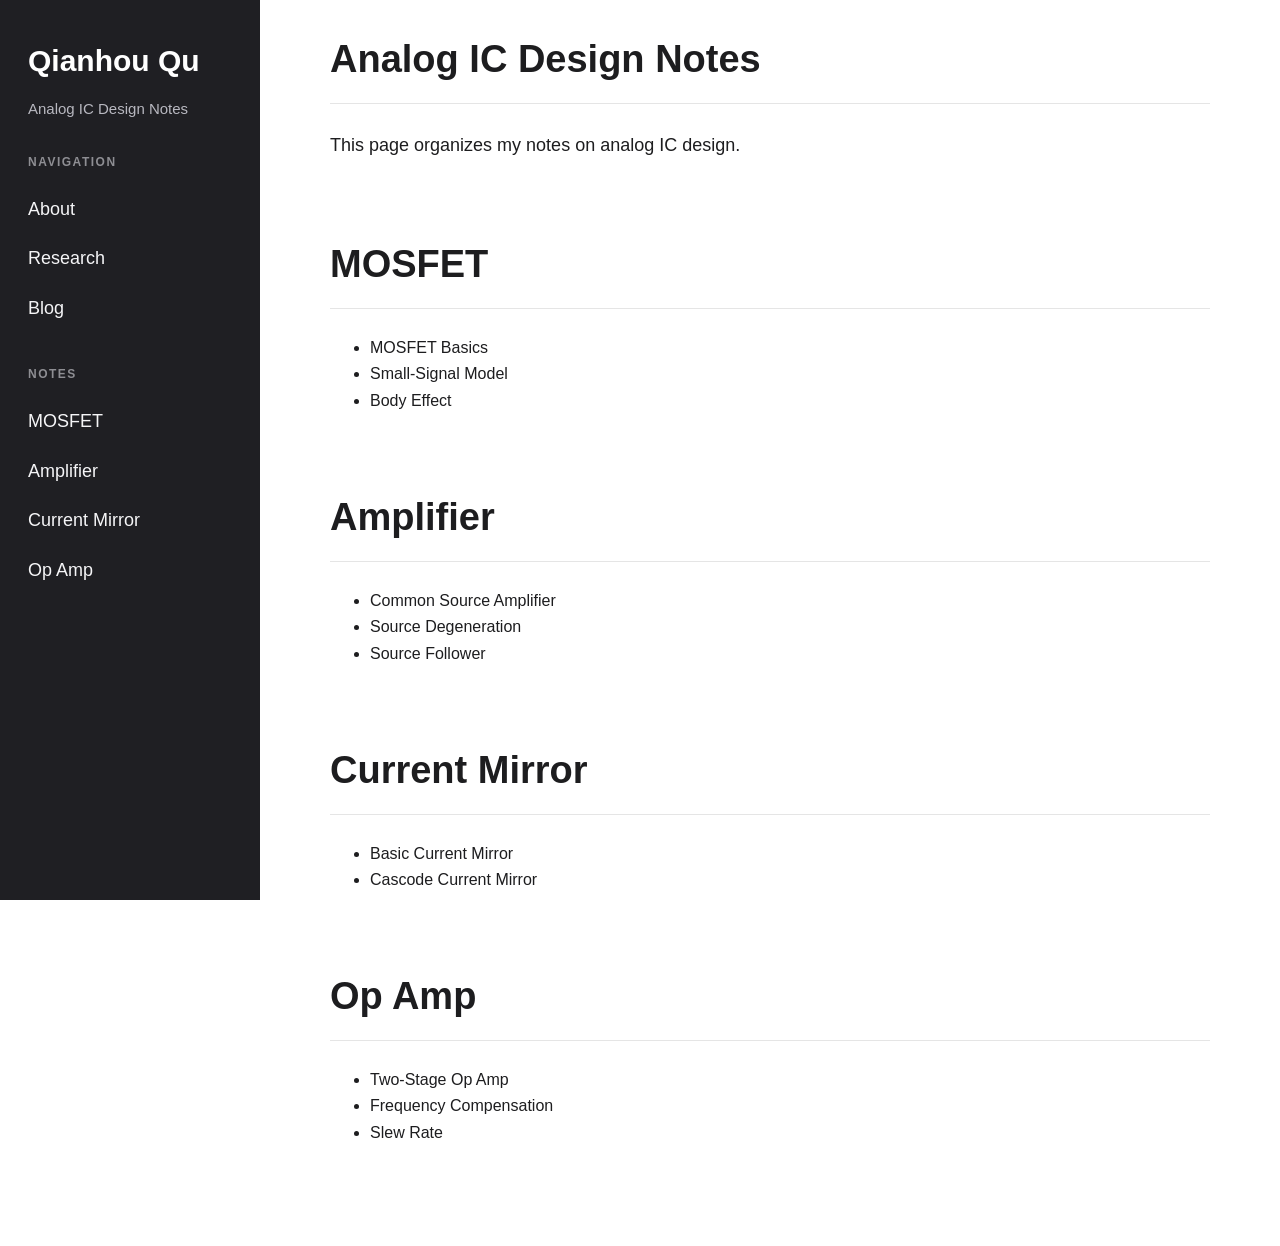
<file: blog/analog-ic-design-notes/index.html>
<!DOCTYPE html>
<html lang="en">
<head>
  <meta charset="UTF-8" />
  <meta name="viewport" content="width=device-width, initial-scale=1.0" />

  <title>Analog IC Design Notes</title>
  <link rel="stylesheet" href="../../style.css" />
</head>

<body>
  <aside class="sidebar">
    <div class="profile">
      <h1>Qianhou Qu</h1>
      <p class="subtitle">Analog IC Design Notes</p>
    </div>

    <nav class="nav">
      <p class="nav-title">NAVIGATION</p>
      <a href="../../index.html#about">About</a>
      <a href="../../index.html#research">Research</a>
      <a href="../../index.html#blog">Blog</a>

      <p class="nav-title">NOTES</p>
      <a href="#mosfet">MOSFET</a>
      <a href="#amplifier">Amplifier</a>
      <a href="#current-mirror">Current Mirror</a>
      <a href="#opamp">Op Amp</a>
    </nav>
  </aside>

  <main class="content">
    <section>
      <h2>Analog IC Design Notes</h2>
      <p>
        This page organizes my notes on analog IC design.
      </p>
    </section>

    <section id="mosfet">
      <h2>MOSFET</h2>
      <ul>
        <li>MOSFET Basics</li>
        <li>Small-Signal Model</li>
        <li>Body Effect</li>
      </ul>
    </section>

    <section id="amplifier">
      <h2>Amplifier</h2>
      <ul>
        <li>Common Source Amplifier</li>
        <li>Source Degeneration</li>
        <li>Source Follower</li>
      </ul>
    </section>

    <section id="current-mirror">
      <h2>Current Mirror</h2>
      <ul>
        <li>Basic Current Mirror</li>
        <li>Cascode Current Mirror</li>
      </ul>
    </section>

    <section id="opamp">
      <h2>Op Amp</h2>
      <ul>
        <li>Two-Stage Op Amp</li>
        <li>Frequency Compensation</li>
        <li>Slew Rate</li>
      </ul>
    </section>
  </main>
</body>
</html>
</file>
<file: style.css>
:root {
  --sidebar-width: 260px;
  --sidebar-bg: #1f1f23;
  --main-bg: #ffffff;
  --text-main: #1d1d1f;
  --accent: #0077cc;
  --border: #e5e5e5;
  --card-bg: #f7f7f8;
}

* {
  box-sizing: border-box;
}

html {
  scroll-behavior: smooth;
}

body {
  margin: 0;
  font-family: -apple-system, BlinkMacSystemFont, "Inter", "Segoe UI", sans-serif;
  color: var(--text-main);
  background: var(--main-bg);
  line-height: 1.65;
}

.sidebar {
  position: fixed;
  top: 0;
  left: 0;
  width: var(--sidebar-width);
  height: 100vh;
  padding: 36px 28px;
  background: var(--sidebar-bg);
  color: white;
  overflow-y: auto;

  display: flex;
  flex-direction: column;
}

.profile-img {
  width: 135px;
  height: 135px;
  object-fit: cover;
  border-radius: 50%;
  margin-bottom: 20px;
  background: #333;
}

.profile h1 {
  font-size: 30px;
  margin: 0 0 10px;
}

.subtitle {
  margin: 4px 0;
  color: #b8b8c0;
  font-size: 15px;
}

.nav {
  display: flex;
  flex-direction: column;
  gap: 8px;
  flex: 1;
}

.nav-title {
  margin: 26px 0 8px;
  font-size: 12px;
  letter-spacing: 1.5px;
  color: #8e8e93;
  font-weight: 700;
}

.external-title {
  margin-top: auto;
}

.nav a {
  color: #f5f5f7;
  text-decoration: none;
  font-size: 18px;
  padding: 6px 0;
}

.nav a:hover {
  color: var(--accent);
}

.nav .sub-link {
  padding-left: 18px;
  font-size: 14px;
  color: #c7c7cc;
}

.nav a.external-link {
  display: flex;
  align-items: center;
  gap: 9px;
  font-size: 14px;
  padding: 4px 0;
}

.external-icon {
  width: 24px;
  height: 24px;
  object-fit: contain;
  flex-shrink: 0;
}

.content {
  margin-left: var(--sidebar-width);
  width: calc(100% - var(--sidebar-width));
  max-width: none;
  padding: 28px 70px;
}

section {
  margin-bottom: 72px;
}

h2 {
  font-size: 38px;
  margin: 0 0 26px;
  border-bottom: 1px solid var(--border);
  padding-bottom: 12px;
}

h3 {
  font-size: 25px;
  margin: 0 0 10px;
}

p {
  font-size: 18px;
  line-height: 1.75;
}

a {
  color: var(--accent);
  text-decoration: none;
}

.research-item {
  margin-bottom: 34px;
}

.paper-card {
  display: grid;
  grid-template-columns: 500px 1fr;
  gap: 40px;
  align-items: center;
  margin-bottom: 44px;
  padding: 26px;
  background: #ffffff;
  border: 1px solid var(--border);
  border-radius: 18px;
}

.paper-gallery {
  width: 100%;
  background: #f7f7f8;
  border: 1px solid var(--border);
  border-radius: 14px;
  overflow-x: auto;
  overflow-y: hidden;
  scroll-snap-type: x mandatory;
}

.paper-gallery-track {
  display: flex;
  width: 100%;
}

.paper-gallery-track img {
  flex: 0 0 100%;
  width: 100%;
  height: 340px;
  object-fit: contain;
  padding: 16px;
  scroll-snap-align: start;
}

.paper-info h3 {
  font-size: 20px;
  line-height: 1.3;
  margin: 0 0 12px;
}

.paper-links {
  margin: 0 0 14px;
  font-size: 14px;
}

.paper-links a {
  font-weight: 600;
  color: var(--accent);
}

.paper-summary {
  font-size: 14px;
  line-height: 1.55;
  margin-top: 0;
  margin-bottom: 0;
}

.blog-card {
  margin-top: 22px;
  padding: 24px;
  background: var(--card-bg);
  border-radius: 14px;
  border: 1px solid var(--border);
}

.blog-card a {
  font-weight: 600;
  text-decoration: none;
}

.page-section {
  display: none;
}

.page-section.active {
  display: block;
  animation: sectionFadeIn 0.45s ease;
}

@keyframes sectionFadeIn {
  from {
    opacity: 0;
    transform: translateY(18px);
  }

  to {
    opacity: 1;
    transform: translateY(0);
  }
}

.nav a.active {
  color: var(--accent);
  font-weight: 700;
}

@media (max-width: 850px) {
  .sidebar {
    position: relative;
    width: 100%;
    height: auto;
  }

  .content {
    margin-left: 0;
    padding: 34px 24px;
  }

  .paper-card {
    grid-template-columns: 1fr;
    gap: 22px;
    padding: 18px;
  }

  .paper-gallery-track img {
    height: auto;
    max-height: 280px;
  }
}
.school-logos {
  display: flex;
  align-items: center;
  gap: 36px;
  margin-top: 42px;
  flex-wrap: wrap;
}

.school-logos a {
  display: inline-flex;
  align-items: center;
  justify-content: center;
  padding: 22px 28px;
  background: #ffffff;
  border: 1px solid var(--border);
  border-radius: 18px;
  transition: transform 0.2s ease, box-shadow 0.2s ease;
}

.school-logos a:hover {
  transform: translateY(-3px);
  box-shadow: 0 8px 22px rgba(0, 0, 0, 0.08);
}

.school-logos img {
  max-width: 270px;
  max-height: 155px;
  object-fit: contain;
}
</file>
